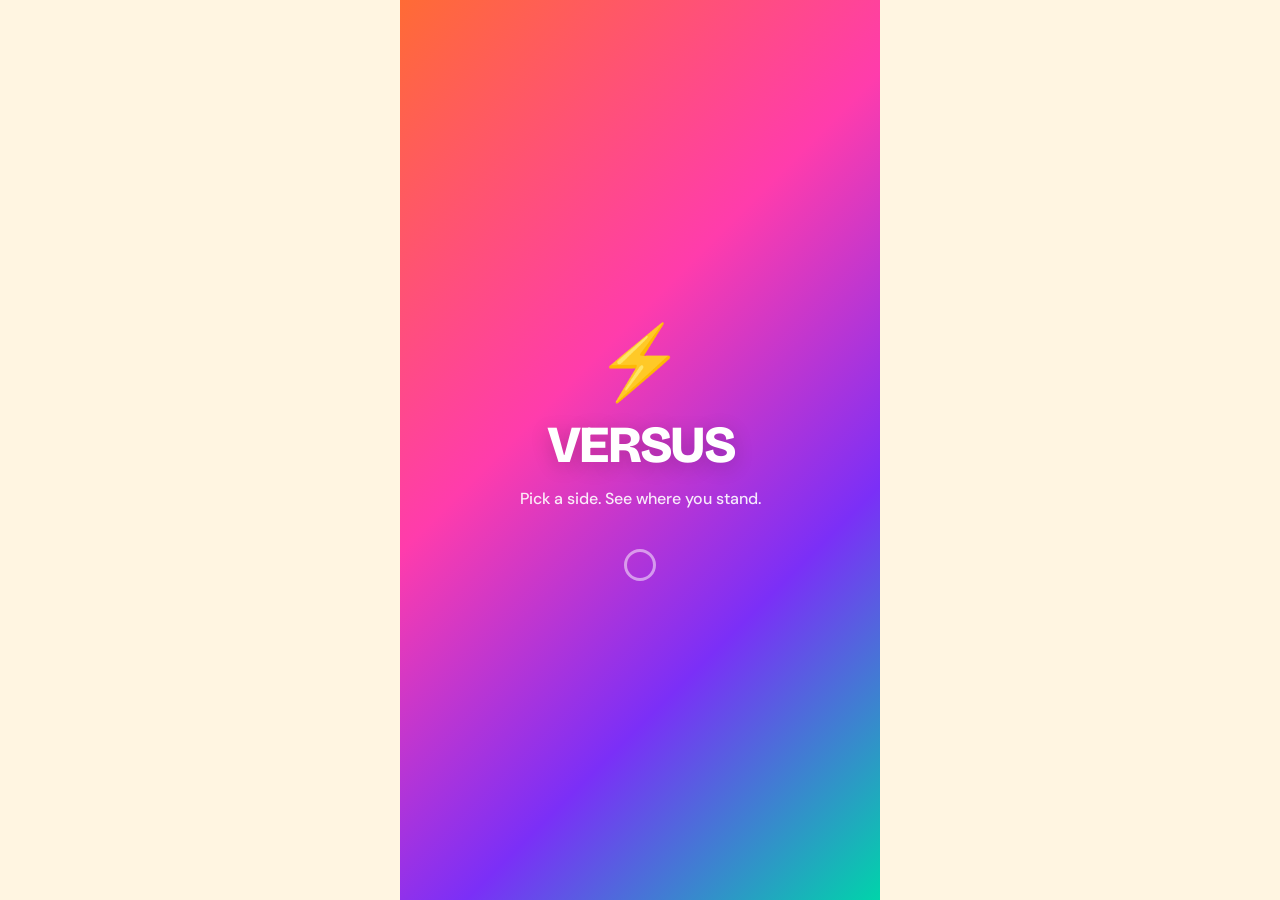
<file: index.html>
<!DOCTYPE html>
<!--
  Versus — Daily Opinion Game
  © 2026 VersuAR. All Rights Reserved.
  Unauthorized copying, modification, or distribution is strictly prohibited.
  See LICENSE file for full terms.
-->
<html lang="en">
<head>
  <meta charset="UTF-8">
  <meta name="viewport" content="width=device-width, initial-scale=1.0, maximum-scale=1.0, user-scalable=no, viewport-fit=cover">
  <meta name="apple-mobile-web-app-capable" content="yes">
  <meta name="apple-mobile-web-app-status-bar-style" content="black-translucent">
  <meta name="apple-mobile-web-app-title" content="Versus">
  <meta name="theme-color" content="#FF6B35">
  <meta name="description" content="Versus — Pick a side. See where the world stands.">
  <title>Versus ⚡ Pick a Side</title>
  <link rel="preconnect" href="https://fonts.googleapis.com">
  <link rel="preconnect" href="https://fonts.gstatic.com" crossorigin>
  <link href="https://fonts.googleapis.com/css2?family=Bricolage+Grotesque:wght@400;600;800&family=DM+Sans:wght@400;500;700&display=swap" rel="stylesheet">
  <link rel="stylesheet" href="style.css">
  <style>
    body{margin:0;padding:0;font-family:'Bricolage Grotesque',sans-serif;background:#FFF5E1;}
    #app{min-height:100vh;max-width:480px;margin:0 auto;}
    .boot{height:100vh;display:flex;flex-direction:column;align-items:center;justify-content:center;background:linear-gradient(135deg,#FF6B35,#FF3CAC,#7B2FF7,#00D4AA);}
    .boot h1{font-size:48px;font-weight:800;color:#fff;letter-spacing:-2px;margin-top:8px;}
    .boot p{color:rgba(255,255,255,.8);font-size:14px;margin-top:8px;}
  </style>
</head>
<body>
  <div id="app">
    <div class="boot"><div style="font-size:72px;">⚡</div><h1>VERSUS</h1><p>Loading...</p></div>
  </div>
  <script>
    // Kill old service workers & caches
    if('serviceWorker' in navigator){navigator.serviceWorker.getRegistrations().then(r=>{for(var i of r)i.unregister();});}
    if('caches' in window){caches.keys().then(n=>{for(var c of n)caches.delete(c);});}
    // Show errors instead of white screen
    window.onerror=function(msg,src,line){
      document.getElementById('app').innerHTML='<div style="padding:40px 24px;text-align:center;font-family:sans-serif;min-height:100vh;display:flex;flex-direction:column;align-items:center;justify-content:center;"><h2 style="color:#1A1A2E;">⚠️ Error</h2><p style="color:#94A3B8;margin-top:8px;font-size:13px;">Line '+line+': '+msg+'</p><p style="color:#94A3B8;font-size:11px;margin-top:8px;">File: '+src.split("/").pop()+'</p><button onclick="localStorage.clear();location.reload()" style="margin-top:20px;padding:12px 32px;border:none;border-radius:16px;background:linear-gradient(135deg,#FF6B35,#FF3CAC);color:#fff;font-weight:700;cursor:pointer;">Clear & Reload</button></div>';
    };
  </script>
  <script src="questions.js"></script>
  <script src="storage.js"></script>
  <script src="app.js"></script>
</body>
</html>
</file>
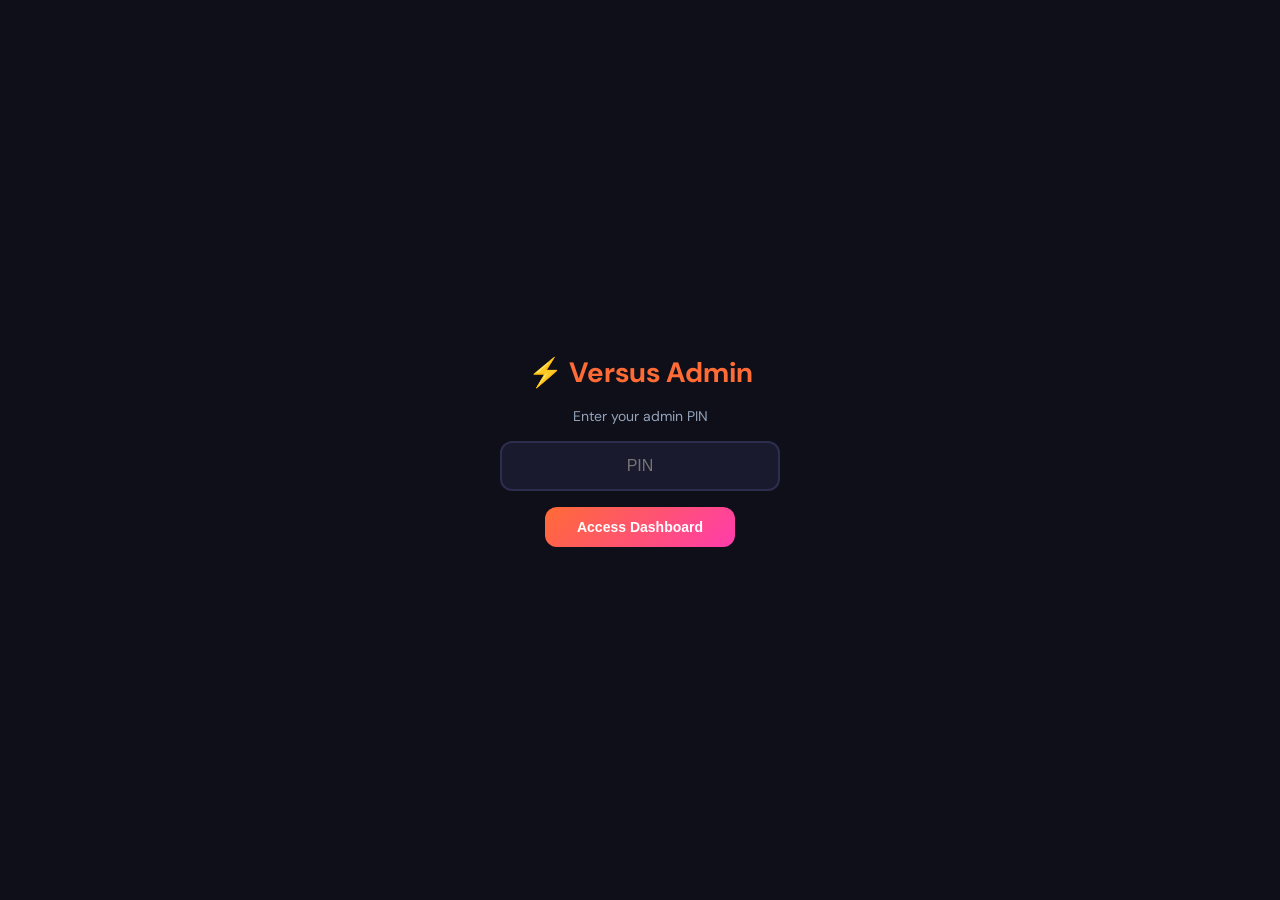
<file: admin.html>
<!DOCTYPE html>
<!--
  Versus Admin Dashboard
  © 2026 VersuAR. All Rights Reserved.
  Unauthorized copying, modification, or distribution is strictly prohibited.
-->
<html lang="en">
<head>
  <meta charset="UTF-8">
  <meta name="viewport" content="width=device-width, initial-scale=1.0">
  <title>Versus Admin</title>
  <link href="https://fonts.googleapis.com/css2?family=DM+Sans:wght@400;500;700&display=swap" rel="stylesheet">
  <style>
    *{margin:0;padding:0;box-sizing:border-box;}
    body{font-family:'DM Sans',sans-serif;background:#0F0F1A;color:#E2E8F0;min-height:100vh;}
    .login{height:100vh;display:flex;align-items:center;justify-content:center;flex-direction:column;gap:16px;}
    .login h1{font-size:28px;color:#FF6B35;}
    .login input{padding:14px 20px;border-radius:12px;border:2px solid #2D2D4E;background:#1A1A2E;color:#fff;font-size:16px;width:280px;text-align:center;}
    .login input:focus{border-color:#FF6B35;outline:none;}
    .login button{padding:12px 32px;border:none;border-radius:12px;background:linear-gradient(135deg,#FF6B35,#FF3CAC);color:#fff;font-weight:700;font-size:14px;cursor:pointer;}
    .dash{padding:24px;max-width:900px;margin:0 auto;}
    .dash h1{font-size:24px;color:#FF6B35;margin-bottom:20px;}
    .grid{display:grid;grid-template-columns:repeat(auto-fit,minmax(200px,1fr));gap:12px;margin-bottom:24px;}
    .kpi{background:#1A1A2E;border-radius:16px;padding:20px;text-align:center;border:1px solid #2D2D4E;}
    .kpi .num{font-size:32px;font-weight:700;color:#FF6B35;}
    .kpi .label{font-size:12px;color:#94A3B8;margin-top:4px;text-transform:uppercase;letter-spacing:1px;}
    .card{background:#1A1A2E;border-radius:16px;padding:20px;border:1px solid #2D2D4E;margin-bottom:16px;}
    .card h2{font-size:16px;font-weight:700;margin-bottom:12px;color:#fff;}
    table{width:100%;border-collapse:collapse;font-size:13px;}
    th{text-align:left;padding:8px;color:#94A3B8;border-bottom:1px solid #2D2D4E;font-weight:600;}
    td{padding:8px;border-bottom:1px solid #1E1E32;}
    .bar{height:8px;border-radius:4px;background:#2D2D4E;overflow:hidden;min-width:100px;}
    .bar-fill{height:100%;border-radius:4px;}
    .bar-a{background:linear-gradient(90deg,#FF6B35,#FF3CAC);}
    .bar-b{background:linear-gradient(90deg,#7B2FF7,#00D4AA);}
    .tag{display:inline-block;padding:2px 8px;border-radius:8px;font-size:10px;font-weight:700;}
    .refresh{background:none;border:1px solid #FF6B35;color:#FF6B35;padding:8px 16px;border-radius:8px;cursor:pointer;font-weight:700;font-size:12px;}
    .no-data{text-align:center;color:#94A3B8;padding:40px;}
  </style>
</head>
<body>
  <div id="root"></div>
  <script>
    // ⚠️ CONFIGURE THESE (same as your main app):
    const CONFIG = {
      SUPABASE_URL: '',
      SUPABASE_ANON_KEY: '',
      ADMIN_PIN: '1234',  // Change this!
    };

    const root = document.getElementById('root');
    let authed = false;

    function showLogin() {
      root.innerHTML = `<div class="login">
        <h1>⚡ Versus Admin</h1>
        <p style="color:#94A3B8;font-size:14px;">Enter your admin PIN</p>
        <input type="password" id="pin" placeholder="PIN" maxlength="10">
        <button id="loginBtn">Access Dashboard</button>
        <p id="err" style="color:#FF3CAC;font-size:12px;display:none;">Wrong PIN</p>
      </div>`;
      document.getElementById('loginBtn').addEventListener('click', () => {
        if (document.getElementById('pin').value === CONFIG.ADMIN_PIN) {
          authed = true; showDashboard();
        } else {
          document.getElementById('err').style.display = 'block';
        }
      });
      document.getElementById('pin').addEventListener('keyup', e => { if (e.key === 'Enter') document.getElementById('loginBtn').click(); });
    }

    async function showDashboard() {
      root.innerHTML = `<div class="dash"><h1>⚡ Versus Admin</h1><p style="color:#94A3B8;">Loading...</p></div>`;

      // Local stats (always available)
      const localKeys = Object.keys(localStorage).filter(k => k.startsWith('versus_'));
      const localProfile = JSON.parse(localStorage.getItem('versus_profile') || '{}');
      const localVotes = JSON.parse(localStorage.getItem('versus_votes') || '{}');
      const localGlobal = JSON.parse(localStorage.getItem('versus_globalVotes') || '{}');

      let cloudStats = null;
      if (CONFIG.SUPABASE_URL && CONFIG.SUPABASE_ANON_KEY) {
        try {
          const headers = { 'apikey': CONFIG.SUPABASE_ANON_KEY, 'Authorization': `Bearer ${CONFIG.SUPABASE_ANON_KEY}` };
          const [votesRes, usersRes] = await Promise.all([
            fetch(`${CONFIG.SUPABASE_URL}/rest/v1/votes?select=question_text,side,created_at,region,username&order=created_at.desc&limit=500`, { headers }),
            fetch(`${CONFIG.SUPABASE_URL}/rest/v1/leaderboard?select=*&order=xp.desc&limit=100`, { headers }),
          ]);
          const votes = await votesRes.json();
          const users = await usersRes.json();
          cloudStats = { votes, users };
        } catch (e) { console.error('Cloud fetch failed:', e); }
      }

      // Build dashboard
      const voteEntries = Object.entries(localVotes);
      const globalEntries = Object.entries(localGlobal);

      // Top questions by engagement
      const qStats = {};
      for (const [q, v] of globalEntries) {
        qStats[q] = { a: v.a || 0, b: v.b || 0, total: (v.a || 0) + (v.b || 0) };
      }
      const topQs = Object.entries(qStats).sort((a, b) => b[1].total - a[1].total).slice(0, 15);

      // Cloud KPIs
      const totalCloudVotes = cloudStats ? cloudStats.votes.length : 0;
      const totalCloudUsers = cloudStats ? cloudStats.users.length : 0;
      const regionsMap = {};
      if (cloudStats) {
        cloudStats.users.forEach(u => { regionsMap[u.region] = (regionsMap[u.region] || 0) + 1; });
      }

      root.innerHTML = `<div class="dash">
        <div style="display:flex;justify-content:space-between;align-items:center;margin-bottom:20px;">
          <h1>⚡ Versus Admin</h1>
          <button class="refresh" onclick="showDashboard()">↻ Refresh</button>
        </div>

        <div class="grid">
          <div class="kpi"><div class="num">${voteEntries.length + totalCloudVotes}</div><div class="label">Total Votes</div></div>
          <div class="kpi"><div class="num">${totalCloudUsers || 1}</div><div class="label">Users</div></div>
          <div class="kpi"><div class="num">${localProfile.streak || 0}</div><div class="label">Your Streak</div></div>
          <div class="kpi"><div class="num">${Object.keys(regionsMap).length || 1}</div><div class="label">Regions Active</div></div>
        </div>

        ${cloudStats ? `<div class="card"><h2>👥 Top Users (Cloud)</h2>
          <table><tr><th>#</th><th>Username</th><th>XP</th><th>Level</th><th>Votes</th><th>Streak</th><th>Region</th></tr>
          ${cloudStats.users.slice(0, 20).map((u, i) => `<tr><td>${i + 1}</td><td>${u.username || 'Anon'}</td><td>${u.xp}</td><td>Lv.${u.level}</td><td>${u.total_votes}</td><td>🔥${u.best_streak}</td><td>${u.region || '-'}</td></tr>`).join('')}
          </table></div>` : '<div class="card"><h2>👥 Users</h2><p class="no-data">Connect Supabase to see cloud users.<br>Set SUPABASE_URL and SUPABASE_ANON_KEY in this file.</p></div>'}

        <div class="card"><h2>📊 Top Questions (Local Data)</h2>
          ${topQs.length > 0 ? `<table><tr><th>Question</th><th>A</th><th>B</th><th>Split</th></tr>
          ${topQs.map(([q, s]) => {
            const pA = s.total > 0 ? Math.round((s.a / s.total) * 100) : 50;
            return `<tr><td style="max-width:200px;overflow:hidden;text-overflow:ellipsis;white-space:nowrap;">${q}</td><td>${s.a}</td><td>${s.b}</td><td><div class="bar"><div class="bar-fill bar-a" style="width:${pA}%"></div></div><span style="font-size:10px;color:#94A3B8;">${pA}% / ${100 - pA}%</span></td></tr>`;
          }).join('')}</table>` : '<p class="no-data">No vote data yet. Play some questions first!</p>'}
        </div>

        ${cloudStats ? `<div class="card"><h2>🌍 Votes by Region</h2>
          <table><tr><th>Region</th><th>Users</th></tr>
          ${Object.entries(regionsMap).sort((a, b) => b[1] - a[1]).map(([r, c]) => `<tr><td>${r}</td><td>${c}</td></tr>`).join('')}
          </table></div>` : ''}

        ${cloudStats ? `<div class="card"><h2>🕐 Recent Votes (Cloud)</h2>
          <table><tr><th>Time</th><th>Question</th><th>Side</th><th>User</th></tr>
          ${cloudStats.votes.slice(0, 30).map(v => `<tr><td style="white-space:nowrap;">${new Date(v.created_at).toLocaleString()}</td><td style="max-width:180px;overflow:hidden;text-overflow:ellipsis;white-space:nowrap;">${v.question_text}</td><td><span class="tag" style="background:${v.side === 'a' ? '#FF6B35' : '#7B2FF7'};color:#fff;">${v.side.toUpperCase()}</span></td><td>${v.username || 'Anon'}</td></tr>`).join('')}
          </table></div>` : ''}

        <div class="card"><h2>🔧 Setup Status</h2>
          <table>
            <tr><td>Supabase Connected</td><td>${CONFIG.SUPABASE_URL ? '✅ Yes' : '❌ Not configured'}</td></tr>
            <tr><td>Cloud Votes</td><td>${totalCloudVotes}</td></tr>
            <tr><td>Cloud Users</td><td>${totalCloudUsers}</td></tr>
            <tr><td>Local Storage Keys</td><td>${localKeys.length}</td></tr>
          </table>
        </div>

        <div style="text-align:center;margin-top:24px;color:#94A3B8;font-size:11px;">Versus Admin · © 2026</div>
      </div>`;
    }

    showLogin();
  </script>
</body>
</html>
</file>
<file: style.css>
/* © 2026 VersuAR. All Rights Reserved.
   Unauthorized copying, modification, or distribution is strictly prohibited.
   See LICENSE file for full terms. */

/* === VERSUS v3 — Full Stylesheet === */
:root {
  --bg: #FFF5E1; --card: #FFFFFF; --primary: #FF6B35; --secondary: #7B2FF7;
  --accent: #00D4AA; --pink: #FF3CAC; --yellow: #FFD93D; --dark: #1A1A2E;
  --gray: #94A3B8;
  --grad-a: linear-gradient(135deg, #FF6B35, #FF3CAC);
  --grad-b: linear-gradient(135deg, #7B2FF7, #00D4AA);
  --font-display: 'Bricolage Grotesque', sans-serif;
  --font-body: 'DM Sans', sans-serif;
}
* { margin:0; padding:0; box-sizing:border-box; -webkit-tap-highlight-color:transparent; }
html, body { height:100%; overflow-x:hidden; background:var(--bg); font-family:var(--font-display); -webkit-font-smoothing:antialiased; }
#app { min-height:100vh; min-height:100dvh; max-width:480px; margin:0 auto; position:relative; }

/* === Animations === */
@keyframes popIn { 0%{transform:scale(0) rotate(-20deg);opacity:0;} 60%{transform:scale(1.2) rotate(5deg);} 100%{transform:scale(1) rotate(0);opacity:1;} }
@keyframes slideUp { from{transform:translateY(40px);opacity:0;} to{transform:translateY(0);opacity:1;} }
@keyframes slideIn { from{opacity:0;transform:translateY(24px);} to{opacity:1;transform:translateY(0);} }
@keyframes fadeIn { from{opacity:0;transform:translateY(16px);} to{opacity:1;transform:translateY(0);} }
@keyframes growBar { from{width:0%;} }
@keyframes popBounce { 0%{transform:scale(.8);opacity:0;} 60%{transform:scale(1.05);} 100%{transform:scale(1);opacity:1;} }
@keyframes pulse { 0%,100%{transform:scale(1);} 50%{transform:scale(1.05);} }
@keyframes shimmer { 0%{background-position:-200% 0;} 100%{background-position:200% 0;} }
@keyframes xpFloat { 0%{transform:translateY(0);opacity:1;} 100%{transform:translateY(-60px);opacity:0;} }
@keyframes achievePop { 0%{transform:translateY(100px) scale(.8);opacity:0;} 20%{transform:translateY(-10px) scale(1.05);opacity:1;} 30%{transform:translateY(0) scale(1);} 80%{transform:translateY(0) scale(1);opacity:1;} 100%{transform:translateY(-40px);opacity:0;} }
@keyframes glow { 0%,100%{box-shadow:0 0 20px rgba(255,107,53,.3);} 50%{box-shadow:0 0 40px rgba(255,107,53,.6);} }
@keyframes slideDown { from{transform:translateY(-20px);opacity:0;} to{transform:translateY(0);opacity:1;} }

/* === Splash === */
.splash { height:100vh;height:100dvh;display:flex;flex-direction:column;align-items:center;justify-content:center;background:linear-gradient(135deg,#FF6B35 0%,#FF3CAC 40%,#7B2FF7 70%,#00D4AA 100%);padding:env(safe-area-inset-top) 0 0; }
.splash-icon { animation:popIn .8s ease-out forwards;font-size:72px;margin-bottom:8px; }
.splash-title { animation:popIn .8s ease-out .2s both;font-size:52px;font-weight:800;color:#fff;text-shadow:0 4px 20px rgba(0,0,0,.2);letter-spacing:-2px; }
.splash-sub { animation:slideUp .6s ease-out .6s both;color:rgba(255,255,255,.9);font-size:16px;font-family:var(--font-body);font-weight:500;margin-top:12px; }
.splash-loader { animation:pulse 1.5s ease-in-out infinite 1.2s;margin-top:40px;width:32px;height:32px;border-radius:50%;border:3px solid rgba(255,255,255,.5); }

/* === Home === */
.home { min-height:100vh;min-height:100dvh;background:var(--bg);padding-bottom:40px; }
.home-header { background:linear-gradient(135deg,#FF6B35,#FF3CAC,#7B2FF7);padding:48px 24px 28px;border-radius:0 0 32px 32px;text-align:center;padding-top:calc(48px + env(safe-area-inset-top)); }
.home-header h1 { font-size:36px;font-weight:800;color:#fff;letter-spacing:-1.5px; }
.home-header p { color:rgba(255,255,255,.85);font-family:var(--font-body);font-size:14px;margin-top:4px; }

/* Level Card */
.level-card { background:rgba(255,255,255,.15);border-radius:16px;padding:12px 16px;margin-top:14px;backdrop-filter:blur(10px); }
.level-top { display:flex;justify-content:space-between;align-items:center;margin-bottom:8px; }
.level-badge { font-size:14px;font-weight:800;color:#fff; }
.level-label { font-size:12px;font-weight:700;color:rgba(255,255,255,.7);font-family:var(--font-body); }
.xp-bar-track { height:6px;background:rgba(255,255,255,.2);border-radius:6px;overflow:hidden; }
.xp-bar-fill { height:100%;background:var(--yellow);border-radius:6px;transition:width .5s ease; }
.xp-bar-label { font-size:10px;color:rgba(255,255,255,.6);font-family:var(--font-body);margin-top:4px;text-align:right; }

.stats-row { display:flex;justify-content:center;gap:8px;margin-top:12px;flex-wrap:wrap; }
.stat-pill { background:rgba(255,255,255,.2);border-radius:20px;padding:5px 12px;color:#fff;font-size:12px;font-family:var(--font-body);font-weight:700; }

/* Nav Pills */
.nav-pill { flex:1;padding:12px;border:2px solid var(--dark);border-radius:16px;background:var(--card);color:var(--dark);font-size:13px;font-weight:700;font-family:var(--font-body);cursor:pointer;text-align:center; }
.nav-pill:active { transform:scale(.97); }

/* Daily Button */
.daily-btn { width:100%;padding:22px;border:none;border-radius:24px;background:linear-gradient(135deg,#FFD93D 0%,#FF6B35 50%,#FF3CAC 100%);background-size:200% 200%;animation:shimmer 3s ease-in-out infinite;cursor:pointer;text-align:left;position:relative;overflow:hidden; }
.daily-btn .label { font-size:11px;font-weight:800;color:rgba(255,255,255,.9);text-transform:uppercase;letter-spacing:2px;font-family:var(--font-body); }
.daily-btn .title { font-size:20px;font-weight:800;color:#fff;margin-top:4px; }
.daily-btn .desc { font-size:12px;font-family:var(--font-body);color:rgba(255,255,255,.85);margin-top:2px; }
.daily-btn .arrow { position:absolute;right:20px;top:50%;transform:translateY(-50%);font-size:28px;color:#fff; }

.section-title { font-size:18px;font-weight:800;color:var(--dark);margin:0 0 14px 4px; }
.cat-grid { display:grid;grid-template-columns:1fr 1fr;gap:10px; }
.cat-card { border:none;border-radius:20px;padding:20px 14px;cursor:pointer;text-align:left;transition:transform .15s;box-shadow:0 4px 16px rgba(0,0,0,.08); }
.cat-card:active { transform:scale(.95); }
.cat-card .emoji { font-size:26px; }
.cat-card .name { font-size:13px;font-weight:700;color:#fff;margin-top:5px; }
.cat-card .count { font-size:10px;font-family:var(--font-body);color:rgba(255,255,255,.8);margin-top:2px; }
.footer { text-align:center;margin-top:32px;font-family:var(--font-body);font-size:11px;color:var(--gray); }

/* === Game === */
.game { min-height:100vh;min-height:100dvh;background:var(--bg);display:flex;flex-direction:column; }
.top-bar { display:flex;align-items:center;justify-content:space-between;padding:14px 20px 6px;padding-top:calc(14px + env(safe-area-inset-top)); }
.back-btn { background:none;border:none;font-size:24px;cursor:pointer;padding:4px;color:var(--dark); }
.top-right { display:flex;align-items:center;gap:6px; }
.streak-badge { font-size:11px;font-family:var(--font-body);font-weight:700;color:var(--dark);background:var(--yellow);border-radius:20px;padding:3px 10px; }
.xp-badge { font-size:11px;font-family:var(--font-body);font-weight:700;color:#fff;background:var(--secondary);border-radius:20px;padding:3px 10px; }
.q-counter { font-size:11px;font-family:var(--font-body);color:var(--gray); }

.progress-track { margin:0 20px;height:4px;background:#E8E0D4;border-radius:4px;overflow:hidden; }
.progress-fill { height:100%;background:var(--grad-a);border-radius:4px;transition:width .5s ease; }
.cat-pill { display:inline-block;font-size:10px;font-weight:700;font-family:var(--font-body);color:var(--secondary);background:rgba(123,47,247,.1);padding:3px 12px;border-radius:20px;text-transform:uppercase;letter-spacing:1px; }

.question-area { flex:1;display:flex;flex-direction:column;justify-content:center;padding:20px 20px; }
.question-text { animation:slideIn .4s ease-out;font-size:24px;font-weight:800;color:var(--dark);text-align:center;line-height:1.25;margin-bottom:28px;letter-spacing:-.5px; }

.option-btn { position:relative;width:100%;padding:22px;border:3px solid transparent;border-radius:20px;cursor:pointer;font-size:17px;font-weight:700;font-family:var(--font-display);text-align:left;overflow:hidden;transition:all .3s ease;box-shadow:0 4px 16px rgba(0,0,0,.08); }
.option-btn:active:not(:disabled) { transform:scale(.97); }
.option-btn:disabled { cursor:default; }
.option-btn.a { animation:slideIn .4s ease-out .1s both;background:var(--grad-a);color:#fff; }
.option-btn.b { animation:slideIn .4s ease-out .2s both;background:var(--grad-b);color:#fff; }
.option-btn.a.voted { background:var(--card);color:var(--dark);padding:18px; }
.option-btn.b.voted { background:var(--card);color:var(--dark);padding:18px; }
.option-btn.a.selected { border-color:var(--primary);box-shadow:0 4px 20px rgba(255,107,53,.3); }
.option-btn.b.selected { border-color:var(--secondary);box-shadow:0 4px 20px rgba(123,47,247,.3); }

.result-bar { position:absolute;top:0;left:0;height:100%;animation:growBar .8s ease-out;border-radius:17px;opacity:.15; }
.result-bar.a { background:var(--grad-a); }
.result-bar.b { background:var(--grad-b); }
.option-inner { position:relative;display:flex;justify-content:space-between;align-items:center; }
.pct { animation:popBounce .4s ease-out .3s both;font-weight:800;font-size:20px; }
.pct.a { color:var(--primary); }
.pct.b { color:var(--secondary); }
.vs-divider { text-align:center;font-size:13px;font-weight:800;color:var(--gray);margin:5px 0;letter-spacing:2px; }

.actions { animation:slideIn .4s ease-out .3s both;display:flex;gap:10px;margin-top:20px; }
.share-btn { flex:1;padding:12px;border:2px solid var(--dark);border-radius:16px;background:transparent;color:var(--dark);font-size:13px;font-weight:700;font-family:var(--font-body);cursor:pointer; }
.next-btn { flex:1;padding:12px;border:none;border-radius:16px;background:var(--grad-a);color:#fff;font-size:13px;font-weight:700;font-family:var(--font-body);cursor:pointer; }
.next-btn:active { transform:scale(.97); }
.result-note { animation:popBounce .5s ease-out .5s both;text-align:center;margin-top:12px;font-size:12px;font-family:var(--font-body);color:var(--gray); }

/* === XP Toast === */
.xp-toast { position:fixed;top:50%;left:50%;transform:translate(-50%,-50%);animation:xpFloat 2s ease-out forwards;pointer-events:none;z-index:100;text-align:center; }
.xp-amount { font-size:28px;font-weight:800;color:var(--primary);text-shadow:0 2px 10px rgba(255,107,53,.4);font-family:var(--font-display); }
.levelup-burst { font-size:24px;font-weight:800;color:var(--yellow);text-shadow:0 2px 20px rgba(255,217,61,.6);animation:pulse 1s ease-in-out infinite; }

/* === Achievement Toast === */
.achievement-toast { position:fixed;bottom:40px;left:50%;transform:translateX(-50%);animation:achievePop 3s ease-out forwards;background:linear-gradient(135deg,var(--dark),#2D2D4E);border:2px solid var(--yellow);border-radius:20px;padding:16px 24px;text-align:center;z-index:100;min-width:260px;box-shadow:0 8px 30px rgba(0,0,0,.3); }

/* === Stats === */
.stat-card { background:var(--card);border-radius:16px;padding:14px;text-align:center;box-shadow:0 2px 10px rgba(0,0,0,.06); }
.stat-num { font-size:22px;font-weight:800;color:var(--dark); }
.stat-label { font-size:10px;font-weight:600;color:var(--gray);font-family:var(--font-body);margin-top:2px;text-transform:uppercase;letter-spacing:.5px; }

/* === Badges === */
.badge-card { background:var(--card);border-radius:16px;padding:14px 8px;text-align:center;box-shadow:0 2px 10px rgba(0,0,0,.06); }
.badge-card.unlocked { border:2px solid var(--yellow);animation:glow 2s ease-in-out infinite; }
.badge-card.locked { opacity:.7; }
.badge-name { font-size:11px;font-weight:700;color:var(--dark);margin-top:4px; }
.badge-desc { font-size:9px;font-family:var(--font-body);color:var(--gray);margin-top:2px; }

/* === Paywall === */
.paywall-btn { display:block;width:100%;max-width:320px;padding:14px;border-radius:16px;font-size:14px;font-weight:700;font-family:var(--font-body);cursor:pointer;margin-bottom:10px;transition:transform .15s; }
.paywall-btn:active { transform:scale(.97); }
.paywall-btn.primary { border:none;background:var(--grad-a);color:#fff; }
.paywall-btn.secondary { border:2px solid var(--dark);background:var(--card);color:var(--dark); }
.paywall-btn.ghost { border:none;background:transparent;color:var(--gray); }

/* === Ad Slot === */
.ad-container { background:var(--card);border:2px dashed var(--gray);border-radius:20px;padding:32px 24px;width:100%;max-width:320px;text-align:center; }
.ad-label { font-size:9px;font-weight:800;text-transform:uppercase;letter-spacing:2px;color:var(--gray);font-family:var(--font-body);margin-bottom:12px; }
.ad-content { }
</file>
